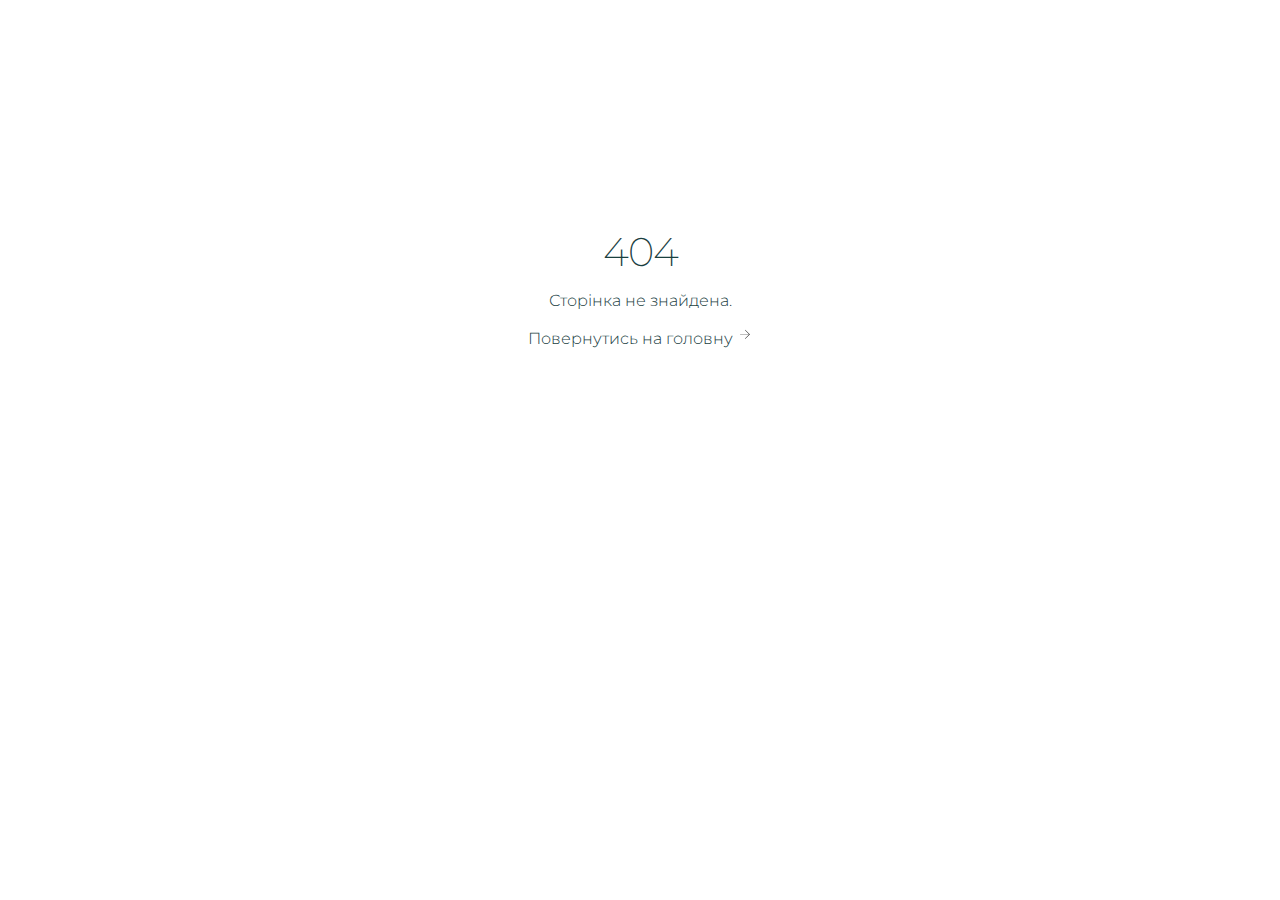
<file: 404-page.html>
<html lang="uk">
  <head>
    <meta charset="UTF-8" />
    <meta name="viewport" content="width=device-width, initial-scale=1.0" />
    <title>Сторінка не знайдена - 404</title>
    <link rel="icon" type="image/x-icon" href="./images/icons/favicon.ico" />
    <link rel="preconnect" href="https://fonts.googleapis.com" />
    <link rel="preconnect" href="https://fonts.gstatic.com" crossorigin />
    <link
      href="https://fonts.googleapis.com/css2?family=Montserrat:ital,wght@0,100..900;1,100..900&display=swap"
      rel="stylesheet"
    />
    <link
      rel="stylesheet"
      href="https://cdnjs.cloudflare.com/ajax/libs/modern-normalize/1.1.0/modern-normalize.min.css"
      integrity="sha512-wpPYUAdjBVSE4KJnH1VR1HeZfpl1ub8YT/NKx4PuQ5NmX2tKuGu6U/JRp5y+Y8XG2tV+wKQpNHVUX03MfMFn9Q=="
      crossorigin="anonymous"
      referrerpolicy="no-referrer"
    />
    <link rel="stylesheet" href="./css/styles.css" />
  </head>
  <body>
    <section class="section error-section">
      <div class="container error-container">
        <div class="error-content-wrapper">
          <h1 class="section-title">404</h1>
          <p class="section-text">Сторінка не знайдена.</p>
          <a href="./index.html" class="link"
            >Повернутись на головну
            <svg class="button-decor-icon" width="16" height="16">
              <use href="./images/icons/icons.svg#icon-right"></use>
            </svg>
          </a>
        </div>
      </div>
    </section>
  </body>
</html>
</file>
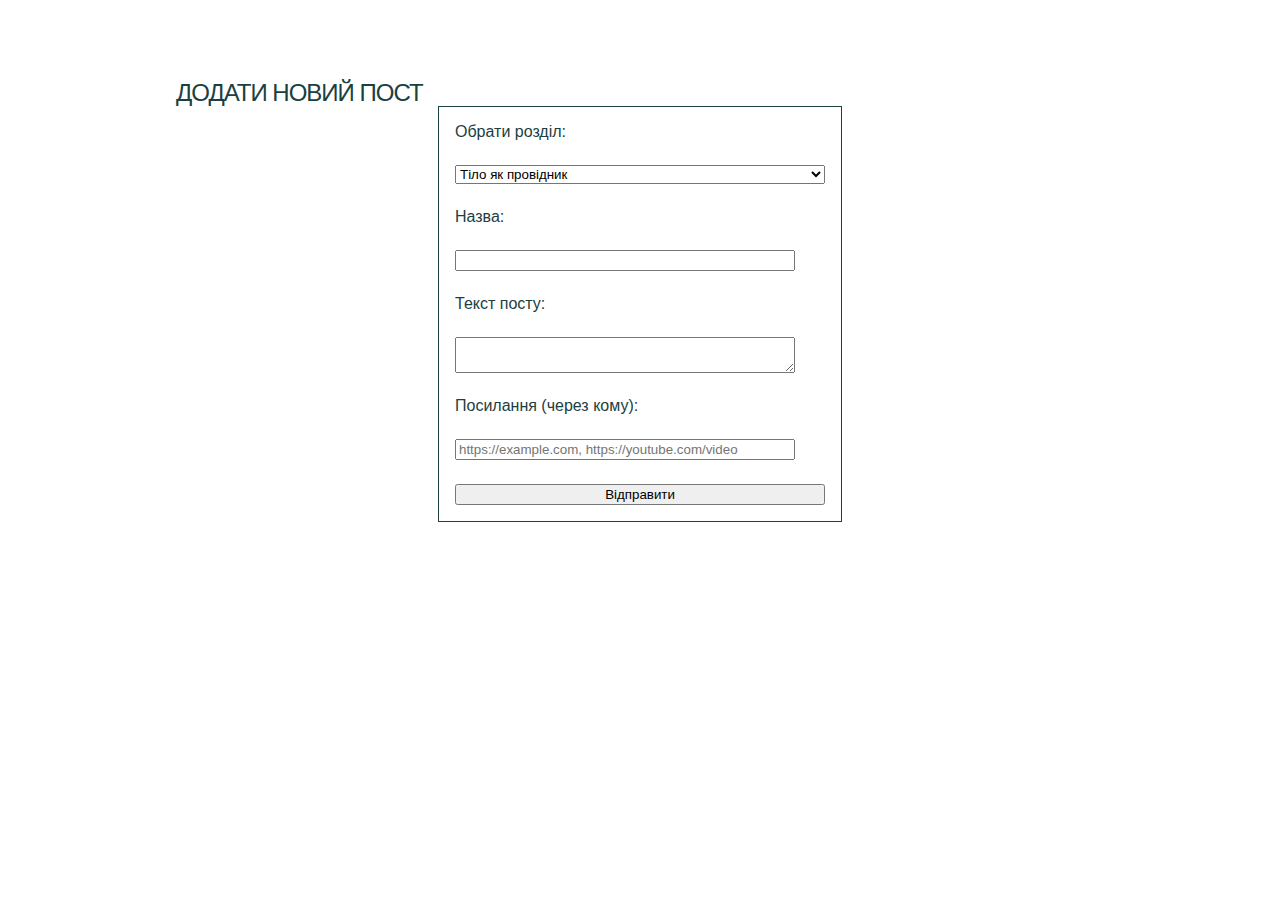
<file: blog-post-generator.html>
<html lang="uk">
  <head>
    <meta charset="UTF-8" />
    <meta name="viewport" content="width=device-width, initial-scale=1.0" />
    <title>Altum Mare - Блог-пост-генератор</title>
    <link rel="stylesheet" href="./css/styles.css" />
    <link rel="stylesheet" href="./css/post-generator.css" />
  </head>
  <body>
    <main>
      <section class="section form-section">
        <div class="container form-container">

          <h2 class="section-subtitle">Додати новий пост</h2>

          <form id="postForm" class="form-generator">

            <label for="category" class="title">Обрати розділ:</label>
            
            <select id="category" name="category">
              <option value="dreams-blog">Сновидіння</option>
              <option value="art-blog">Образи в мистецтві</option>
              <option value="body-blog" selected>Тіло як провідник</option>
              <option value="astro-blog">Астро-Навігація</option>
              <option value="reading-blog">Читальня</option>
            </select>

            <label for="title" class="title">Назва:</label>
            <input
              type="text"
              id="title"
              name="title"
              required
              class="form-input"
            />
            

            <label for="description" class="title">Текст посту:</label>
            <textarea
              id="description"
              name="description"
              required
              class="form-input"
            ></textarea
            >

            <label for="links" class="title">Посилання (через кому):</label>
            <input
              type="text"
              id="links"
              name="links"
              placeholder="https://example.com, https://youtube.com/video"
              class="form-input"/>

            <button type="submit">Відправити</button>
          </form>

          <p id="responseMessage"></p>
        </div>
      </section>
    </main>
    <script type="module" src="./js/post-creator.js"></script>
  </body>
</html>
</file>
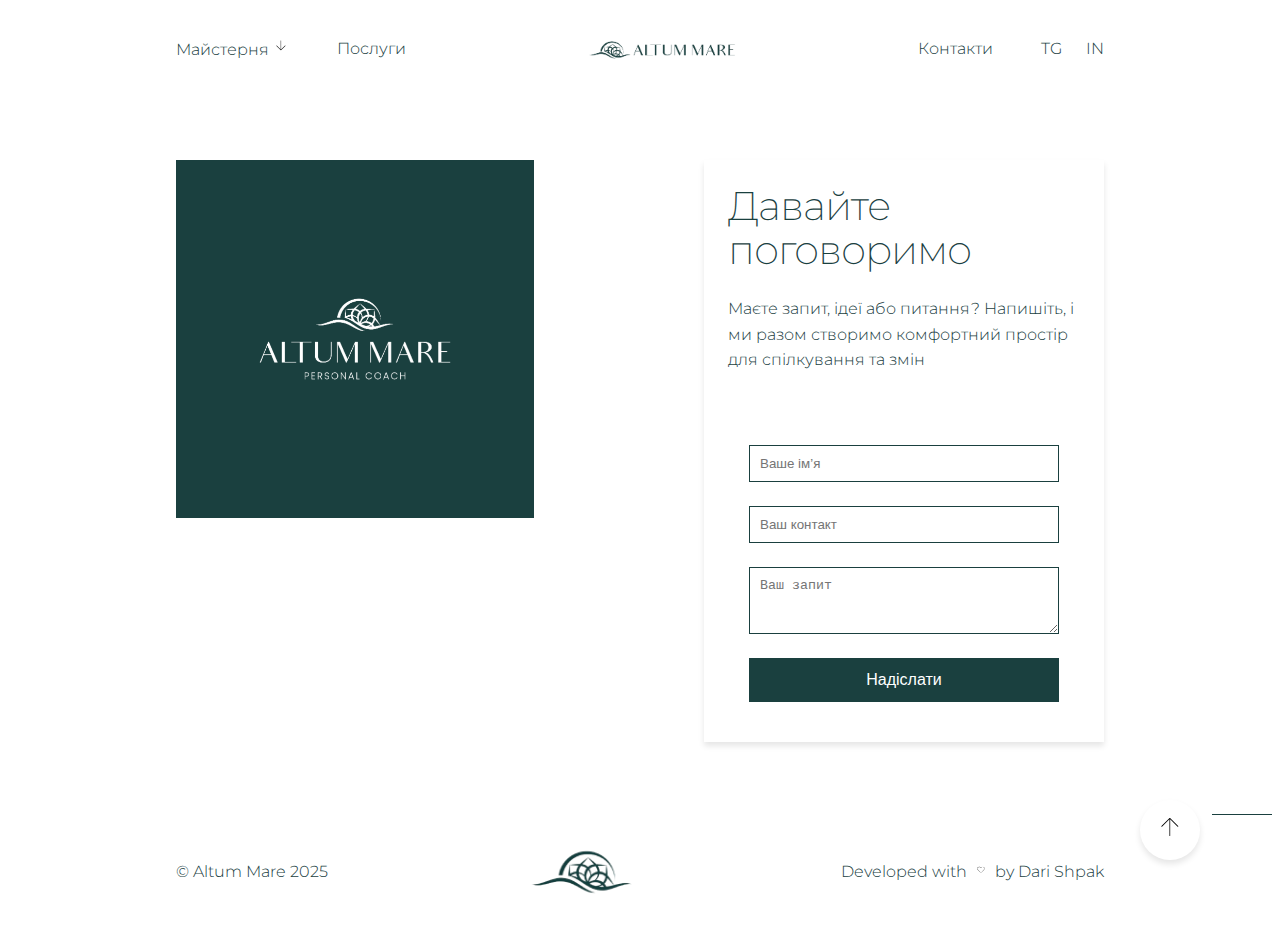
<file: contacts.html>
<html lang="uk">
  <head>
    <meta charset="UTF-8" />
    <meta name="viewport" content="width=device-width, initial-scale=1.0" />
    <title>Altum Mare - Контакти</title>
    <link rel="icon" type="image/x-icon" href="./images/icons/favicon.ico" />
    <link rel="preconnect" href="https://fonts.googleapis.com" />
    <link rel="preconnect" href="https://fonts.gstatic.com" crossorigin />
    <link
      href="https://fonts.googleapis.com/css2?family=Montserrat:ital,wght@0,100..900;1,100..900&display=swap"
      rel="stylesheet"
    />
    <link
      rel="stylesheet"
      href="https://cdnjs.cloudflare.com/ajax/libs/modern-normalize/1.1.0/modern-normalize.min.css"
      integrity="sha512-wpPYUAdjBVSE4KJnH1VR1HeZfpl1ub8YT/NKx4PuQ5NmX2tKuGu6U/JRp5y+Y8XG2tV+wKQpNHVUX03MfMFn9Q=="
      crossorigin="anonymous"
      referrerpolicy="no-referrer"
    />
    <link rel="stylesheet" href="./css/styles.css" />
    <link rel="stylesheet" href="./css/contacts.css" />
  </head>
  <body>
    <button id="scroll-to-top" class="scroll-to-top-btn home-page-scroll-btn">
      <svg class="scroll-up-icon" width="30" height="30">
        <use href="./images/icons/icons.svg#icon-up"></use>
      </svg>
    </button>
    <header class="header">
      <div class="container header-container">
        <nav class="header-nav">
          <ul class="header-nav-list list">
            <li class="header-nav-list-item dropdown">
              <a href="#" class="dropbtn link"
                >Майстерня
                <svg class="button-decor-icon" width="16" height="16">
                  <use href="./images/icons/icons.svg#icon-down"></use>
                </svg>
              </a>
              <ul class="dropdown-menu">
                <li>
                  <a href="./dreams-blog.html" class="link">Сновидіння</a>
                </li>
                <li>
                  <a href="./art-blog.html" class="link">Образи в мистецтві</a>
                </li>
                <li>
                  <a href="./body-blog.html" class="link">Тіло як провідник</a>
                </li>
                <li>
                  <a href="./astro-blog.html" class="link">Астро-Навігація</a>
                </li>
                <li><a href="./reading-blog.html" class="link">Читальня</a></li>
              </ul>
            </li>
            <li class="header-nav-list-item">
              <a href="./services.html" class="link">Послуги</a>
            </li>
          </ul>
        </nav>
        <div class="header-logo-wrap">
          <a href="./index.html">
            <img
              src="./images/logo/logo-header.png"
              alt="логотип компанії"
              width="180"
            />
          </a>
        </div>
        <nav class="header-nav">
          <ul class="header-nav-list list">
            <li class="header-nav-list-item">
              <a href="./contacts.html" class="link">Контакти</a>
            </li>
            <li class="header-nav-list-item">
              <ul class="socials list">
                <li class="socials-item">
                  <a
                    href="https://t.me/snovydinnyapro"
                    class="link"
                    target="_blank"
                    rel="no-opener no-referrer no-follow noopener norefferrer nofollow"
                    aria-label="telegram"
                    >TG</a
                  >
                </li>
                <li class="socials-item">
                  <a href="" class="link">IN</a>
                </li>
              </ul>
            </li>
          </ul>
        </nav>
        <button class="mob-menu-btn" type="button" aria-label="Відкрити меню">
          <svg class="mob-menu-icon" id="menu-icon" width="35" height="35">
            <use
              href="./images/icons/icons.svg#icon-burger"
              class="icon-burger"
              id="icon-burger"
            ></use>
            <use
              href="./images/icons/icons.svg#icon-close"
              class="icon-close hidden"
              id="icon-close"
            ></use>
          </svg>
        </button>
        <!-- Мобільне меню -->
        <nav class="mob-menu" id="mob-menu">
          <ul class="mob-menu-list">
            <li class="mob-menu-list-item">
              <a href="./dreams-blog.html" class="mob-menu-link link"
                >Сновидіння</a
              >
            </li>
            <li class="mob-menu-list-item">
              <a href="./art-blog.html" class="mob-menu-link link"
                >Образи в мистецтві</a
              >
            </li>
            <li class="mob-menu-list-item">
              <a href="./body-blog.html" class="mob-menu-link link"
                >Тіло як провідник</a
              >
            </li>
            <li class="mob-menu-list-item">
              <a href="./astro-blog.html" class="mob-menu-link link"
                >Астро-Навігація</a
              >
            </li>
            <li class="mob-menu-list-item">
              <a href="./reading-blog.html" class="mob-menu-link link"
                >Читальня</a
              >
            </li>
            <li class="mob-menu-list-item">
              <a href="./services.html" class="mob-menu-link link">Послуги</a>
            </li>
            <li class="mob-menu-list-item">
              <a href="./contacts.html" class="mob-menu-link link">Контакти</a>
            </li>
            <li class="mob-menu-list-item">
              <ul class="socials list">
                <li class="socials-item">
                  <a
                    href="https://t.me/snovydinnyapro"
                    class="link"
                    target="_blank"
                    rel="no-opener no-referrer no-follow noopener norefferrer nofollow"
                    aria-label="telegram"
                    >TG</a
                  >
                </li>
                <li class="socials-item">
                  <a href="" class="link">IN</a>
                </li>
              </ul>
            </li>
          </ul>
        </nav>
      </div>
    </header>
    <main>
      <section class="section contacts-page-section">
        <div class="container contacts-page-container">
          <div class="section-img-wrap">
            <img src="./images/logo/contacts.png" width="310" alt="" />
          </div>
          <div class="form-container">
            <div class="section-text-content">
              <h1 class="section-title">Давайте поговоримо</h1>
              <p class="section-text">
                Маєте запит, ідеї або питання? Напишіть, і ми разом створимо
                комфортний простір для спілкування та змін
              </p>
            </div>
            <form action="" class="contact-form">
              <input
                type="text"
                name="name"
                placeholder="Ваше імʼя"
                class="form-input"
              />
              <input
                type="text"
                name="contact"
                placeholder="Ваш контакт"
                class="form-input"
              />

              <textarea
                name="message"
                rows="3"
                class="form-input"
                placeholder="Ваш запит"
              ></textarea>
              <button type="submit" class="form-button">Надіслати</button>
            </form>
          </div>
        </div>
      </section>
      <div class="decor-line"></div>
    </main>
    <footer class="footer">
      <div class="container footer-container">
        <p class="footer-text">&copy; Altum Mare 2025</p>
        <div class="footer-logo-wrap">
          <a href="./index.html"
            ><img src="./images/logo/logo-footer.png" alt="" width="120"
          /></a>
        </div>
        <p class="footer-text">
          Developed with
          <svg class="heart-icon" width="20" height="12">
            <use href="./images/icons/icons.svg#icon-heart"></use>
          </svg>
          by Dari Shpak
        </p>
      </div>
    </footer>
    <script type="module" src="./js/mob-menu.js"></script>
  </body>
</html>
</file>
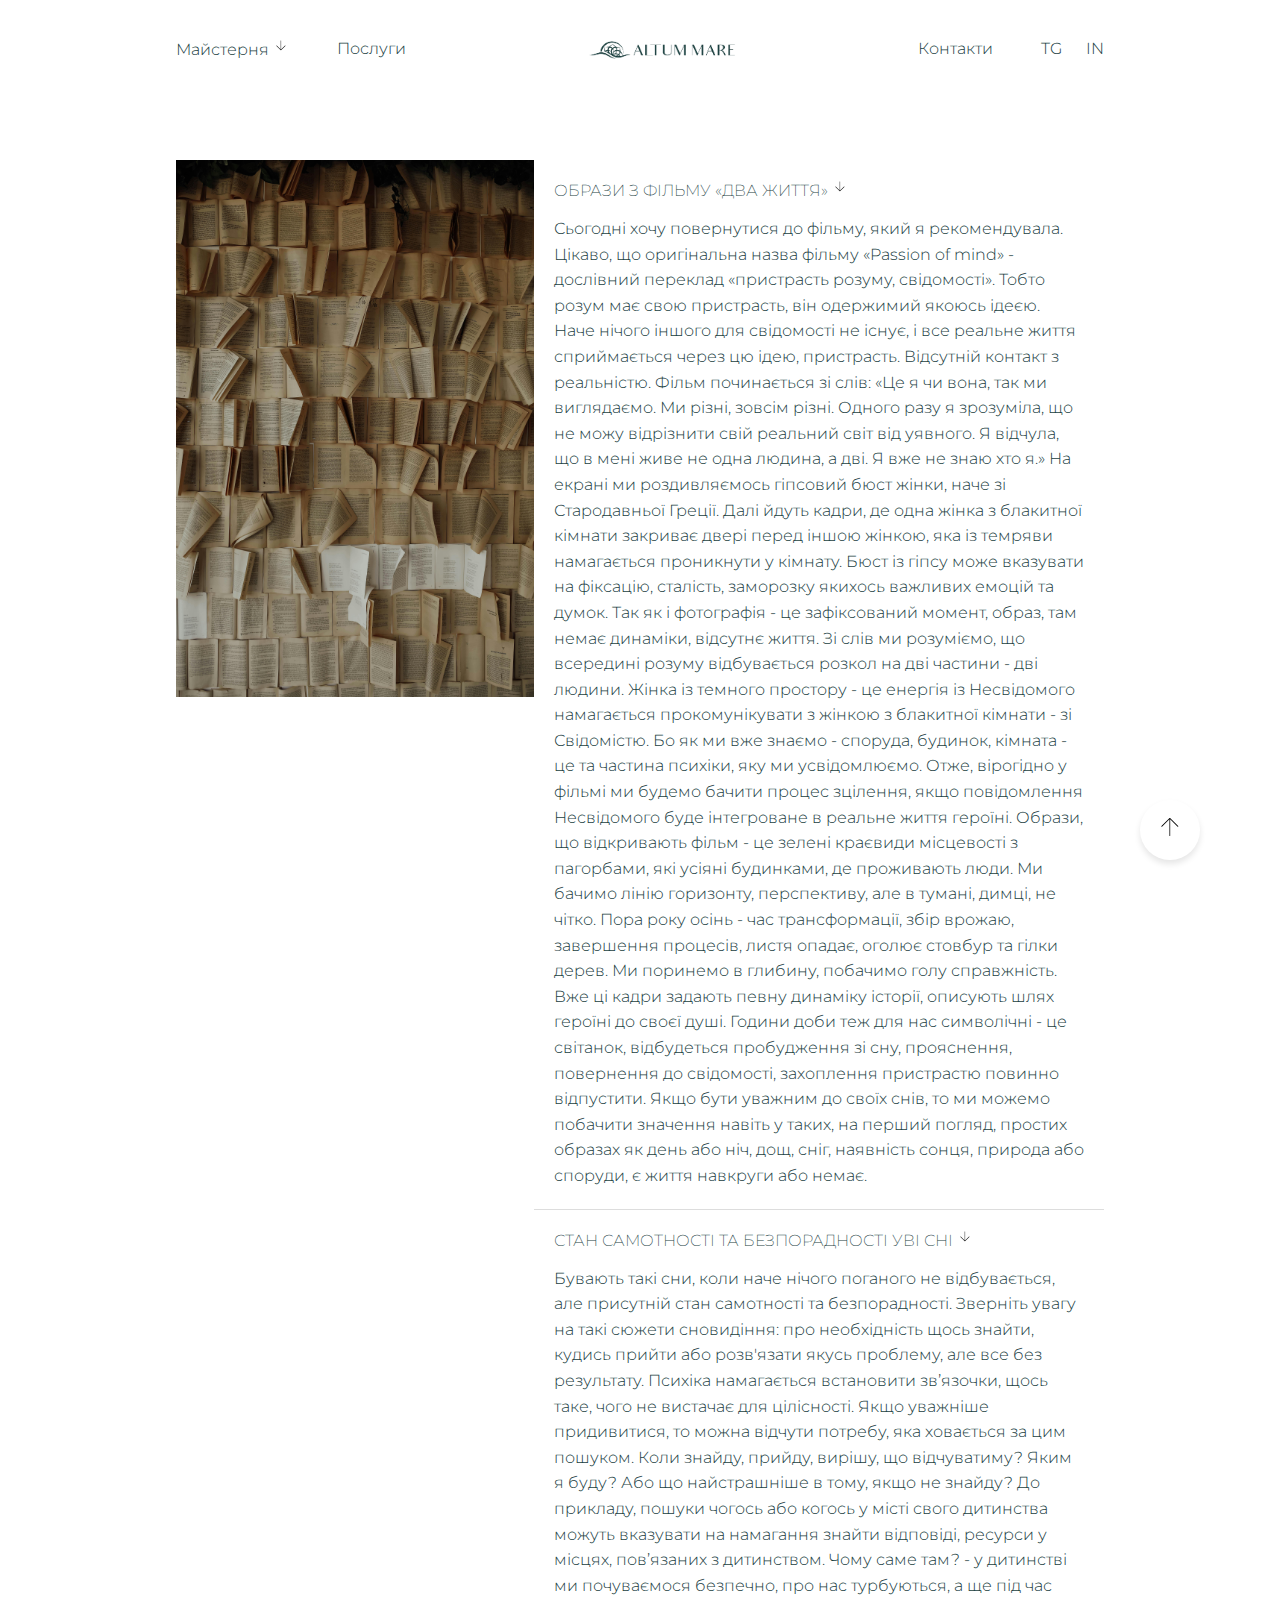
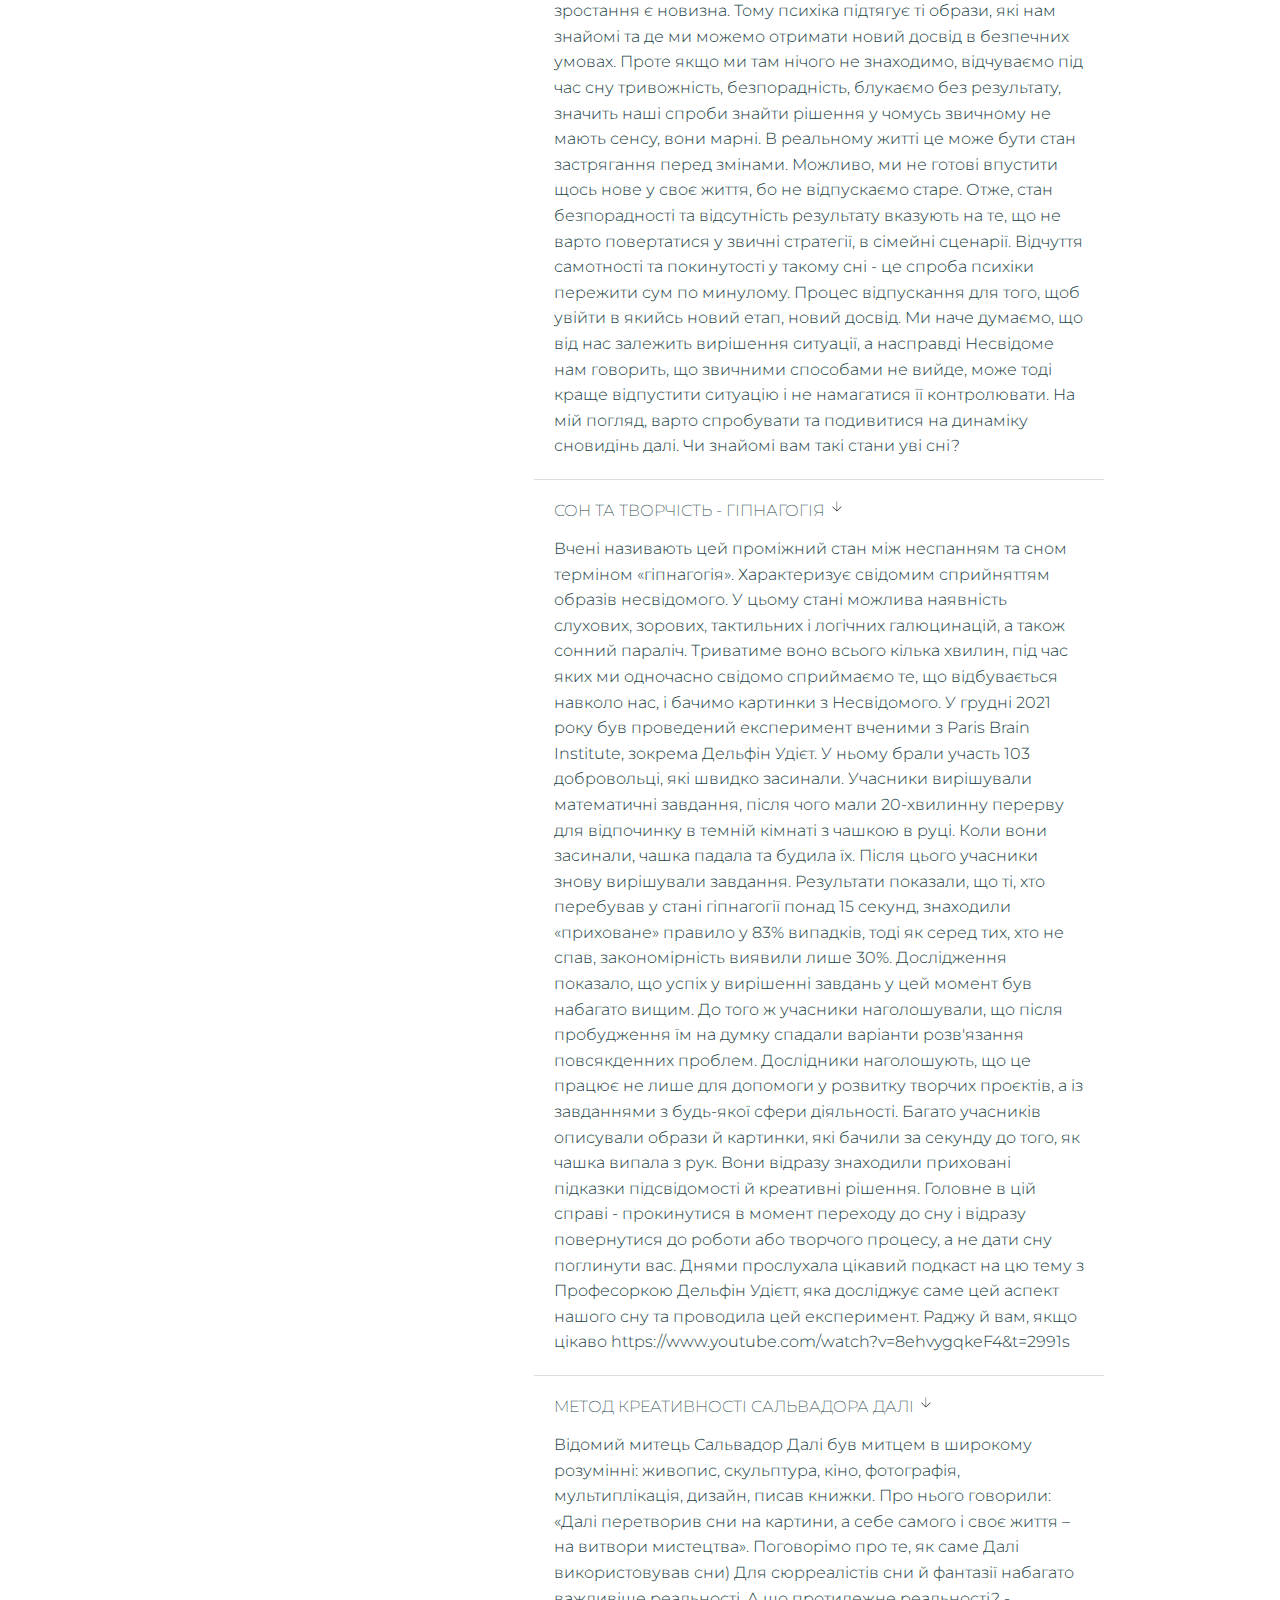
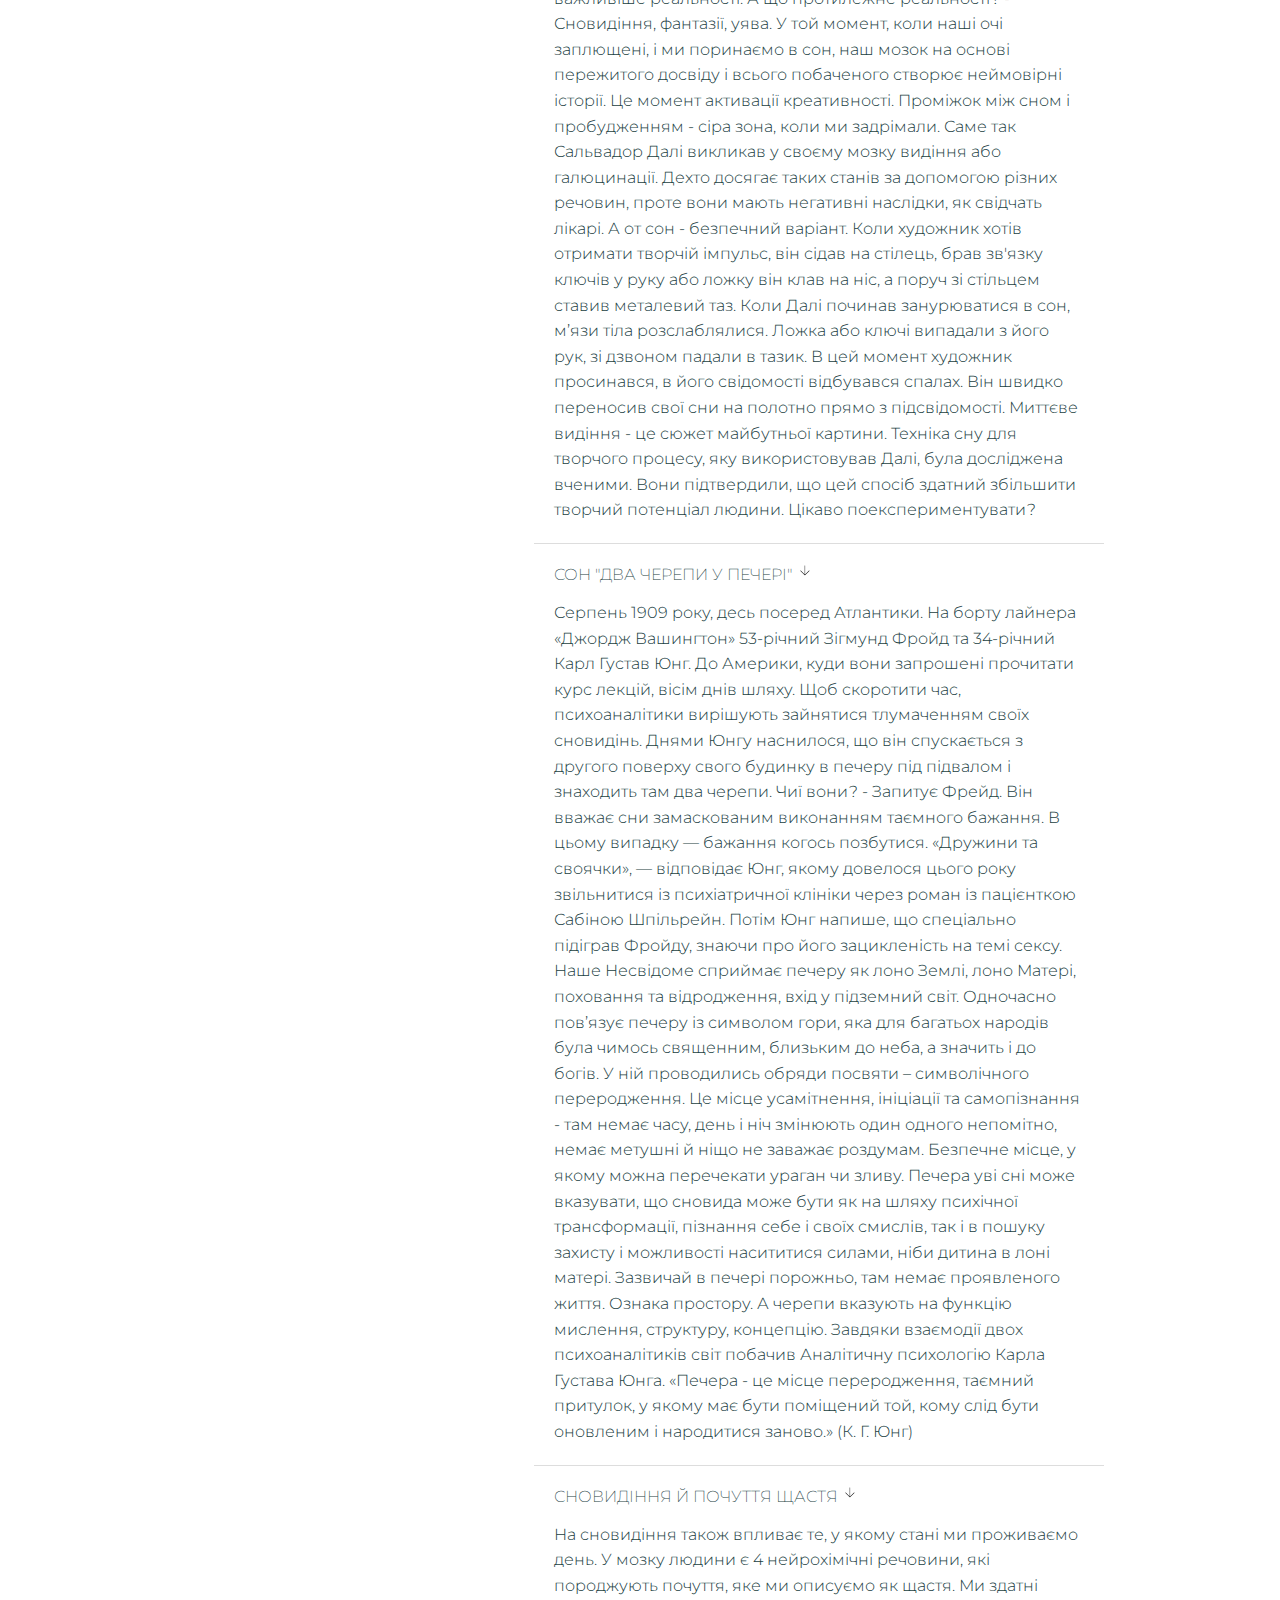
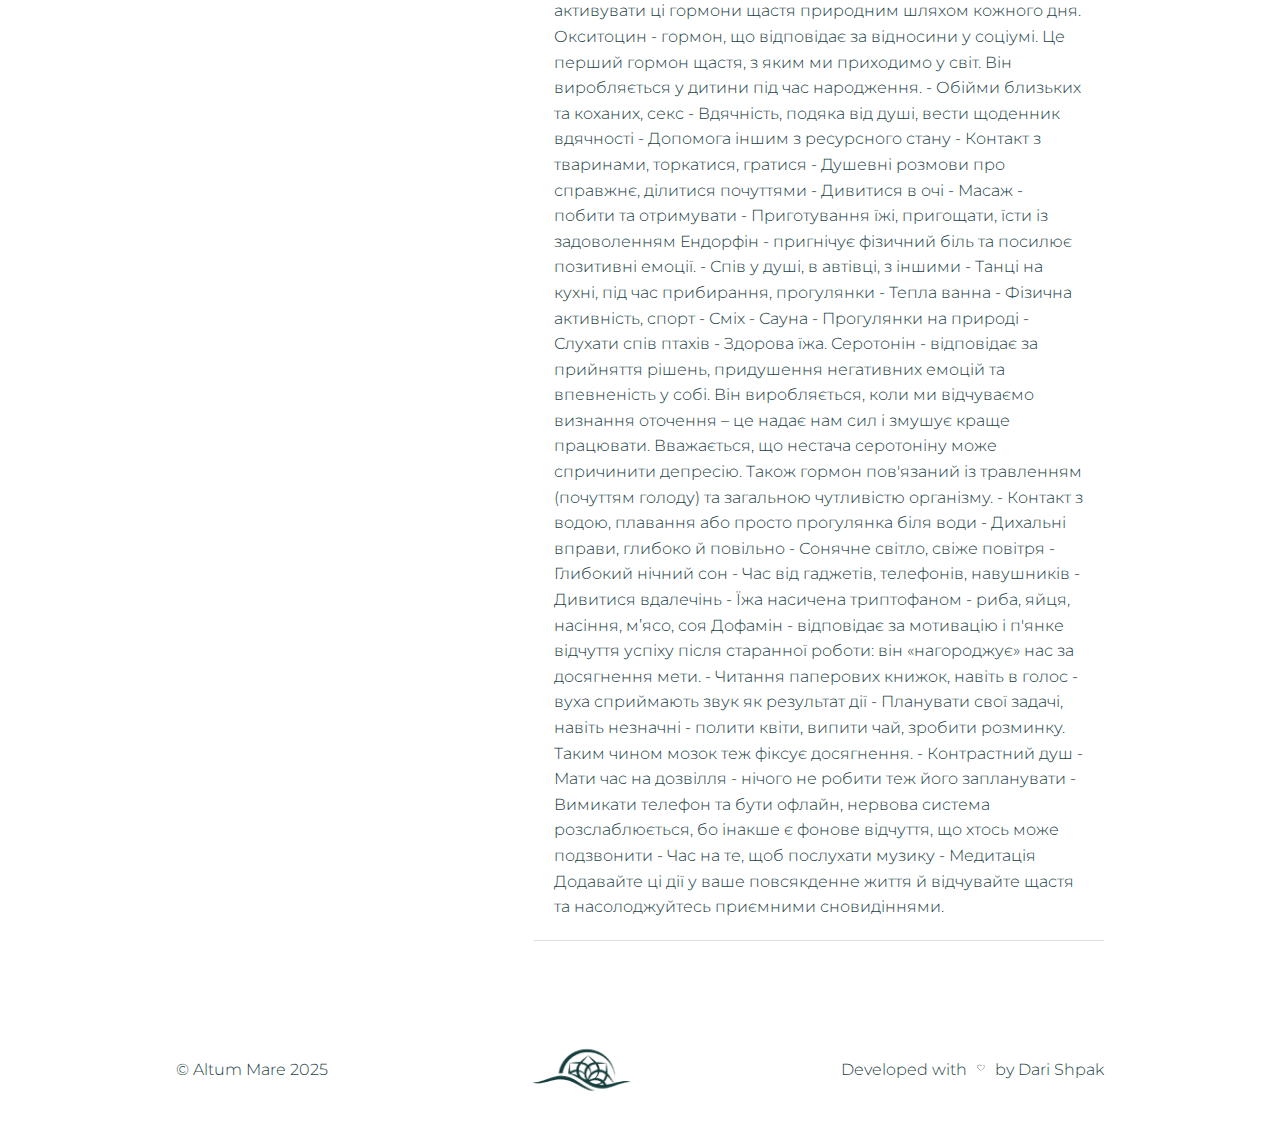
<file: reading-blog.html>
<html lang="uk">
  <head>
    <meta charset="UTF-8" />
    <meta name="viewport" content="width=device-width, initial-scale=1.0" />
    <title>Altum Mare - Читальня</title>
    <link rel="icon" type="image/x-icon" href="./images/icons/favicon.ico" />
    <link rel="preconnect" href="https://fonts.googleapis.com" />
    <link rel="preconnect" href="https://fonts.gstatic.com" crossorigin />
    <link
      href="https://fonts.googleapis.com/css2?family=Montserrat:ital,wght@0,100..900;1,100..900&display=swap"
      rel="stylesheet"
    />
    <link
      rel="stylesheet"
      href="https://cdnjs.cloudflare.com/ajax/libs/modern-normalize/1.1.0/modern-normalize.min.css"
      integrity="sha512-wpPYUAdjBVSE4KJnH1VR1HeZfpl1ub8YT/NKx4PuQ5NmX2tKuGu6U/JRp5y+Y8XG2tV+wKQpNHVUX03MfMFn9Q=="
      crossorigin="anonymous"
      referrerpolicy="no-referrer"
    />
    <link rel="stylesheet" href="./css/styles.css" />
    <link rel="stylesheet" href="./css/blog-page.css" />
  </head>
  <body>
    <button id="scroll-to-top" class="scroll-to-top-btn home-page-scroll-btn">
      <svg class="scroll-up-icon" width="30" height="30">
        <use href="./images/icons/icons.svg#icon-up"></use>
      </svg>
    </button>
    <header class="header">
      <div class="container header-container">
        <nav class="header-nav">
          <ul class="header-nav-list list">
            <li class="header-nav-list-item dropdown">
              <a href="#" class="dropbtn link"
                >Майстерня
                <svg class="button-decor-icon" width="16" height="16">
                  <use href="./images/icons/icons.svg#icon-down"></use>
                </svg>
              </a>
              <ul class="dropdown-menu">
                <li>
                  <a href="./dreams-blog.html" class="link">Сновидіння</a>
                </li>
                <li>
                  <a href="./art-blog.html" class="link">Образи в мистецтві</a>
                </li>
                <li>
                  <a href="./body-blog.html" class="link">Тіло як провідник</a>
                </li>
                <li>
                  <a href="./astro-blog.html" class="link">Астро-Навігація</a>
                </li>
                <li><a href="./reading-blog.html" class="link">Читальня</a></li>
              </ul>
            </li>
            <li class="header-nav-list-item">
              <a href="./services.html" class="link">Послуги</a>
            </li>
          </ul>
        </nav>
        <div class="header-logo-wrap">
          <a href="./index.html">
            <img
              src="./images/logo/logo-header.png"
              alt="логотип компанії"
              width="180"
            />
          </a>
        </div>
        <nav class="header-nav">
          <ul class="header-nav-list list">
            <li class="header-nav-list-item">
              <a href="./contacts.html" class="link">Контакти</a>
            </li>
            <li class="header-nav-list-item">
              <ul class="socials list">
                <li class="socials-item">
                  <a
                    href="https://t.me/snovydinnyapro"
                    class="link"
                    target="_blank"
                    rel="no-opener no-referrer no-follow noopener norefferrer nofollow"
                    aria-label="telegram"
                    >TG</a
                  >
                </li>
                <li class="socials-item">
                  <a href="" class="link">IN</a>
                </li>
              </ul>
            </li>
          </ul>
        </nav>
        <button class="mob-menu-btn" type="button" aria-label="Відкрити меню">
          <svg class="mob-menu-icon" id="menu-icon" width="35" height="35">
            <use
              href="./images/icons/icons.svg#icon-burger"
              class="icon-burger"
              id="icon-burger"
            ></use>
            <use
              href="./images/icons/icons.svg#icon-close"
              class="icon-close hidden"
              id="icon-close"
            ></use>
          </svg>
        </button>
        <!-- Мобільне меню -->
        <nav class="mob-menu" id="mob-menu">
          <ul class="mob-menu-list">
            <li class="mob-menu-list-item">
              <a href="./dreams-blog.html" class="mob-menu-link link"
                >Сновидіння</a
              >
            </li>
            <li class="mob-menu-list-item">
              <a href="./art-blog.html" class="mob-menu-link link"
                >Образи в мистецтві</a
              >
            </li>
            <li class="mob-menu-list-item">
              <a href="./body-blog.html" class="mob-menu-link link"
                >Тіло як провідник</a
              >
            </li>
            <li class="mob-menu-list-item">
              <a href="./astro-blog.html" class="mob-menu-link link"
                >Астро-Навігація</a
              >
            </li>
            <li class="mob-menu-list-item">
              <a href="./reading-blog.html" class="mob-menu-link link"
                >Читальня</a
              >
            </li>
            <li class="mob-menu-list-item">
              <a href="./services.html" class="mob-menu-link link">Послуги</a>
            </li>
            <li class="mob-menu-list-item">
              <a href="./contacts.html" class="mob-menu-link link">Контакти</a>
            </li>
            <li class="mob-menu-list-item">
              <ul class="socials list">
                <li class="socials-item">
                  <a
                    href="https://t.me/snovydinnyapro"
                    class="link"
                    target="_blank"
                    rel="no-opener no-referrer no-follow noopener norefferrer nofollow"
                    aria-label="telegram"
                    >TG</a
                  >
                </li>
                <li class="socials-item">
                  <a href="" class="link">IN</a>
                </li>
              </ul>
            </li>
          </ul>
        </nav>
      </div>
    </header>
    <main>
      <section class="section blog-page-section">
        <div class="container blog-page-container">
          <div class="section-img-wrap">
            <img
              src="./images/img/reading-page-img.jpg"
              alt="Візерунок з розкритих книг"
              width="310"
            />
          </div>
          <div class="articles-wrap">
            <article class="article">
              <h3 class="article-title">
                Образи з фільму «Два Життя»
                <svg class="button-decor-icon" width="16" height="16">
                  <use href="./images/icons/icons.svg#icon-down"></use>
                </svg>
              </h3>
              <div class="article-content">
                <p class="section-text">
                  Сьогодні хочу повернутися до фільму, який я рекомендувала.
                  Цікаво, що оригінальна назва фільму «Passion of mind» -
                  дослівний переклад «пристрасть розуму, свідомості». Тобто
                  розум має свою пристрасть, він одержимий якоюсь ідеєю. Наче
                  нічого іншого для свідомості не існує, і все реальне життя
                  сприймається через цю ідею, пристрасть. Відсутній контакт з
                  реальністю. Фільм починається зі слів: «Це я чи вона, так ми
                  виглядаємо. Ми різні, зовсім різні. Одного разу я зрозуміла,
                  що не можу відрізнити свій реальний світ від уявного. Я
                  відчула, що в мені живе не одна людина, а дві. Я вже не знаю
                  хто я.» На екрані ми роздивляємось гіпсовий бюст жінки, наче
                  зі Стародавньої Греції. Далі йдуть кадри, де одна жінка з
                  блакитної кімнати закриває двері перед іншою жінкою, яка із
                  темряви намагається проникнути у кімнату. Бюст із гіпсу може
                  вказувати на фіксацію, сталість, заморозку якихось важливих
                  емоцій та думок. Так як і фотографія - це зафіксований момент,
                  образ, там немає динаміки, відсутнє життя. Зі слів ми
                  розуміємо, що всередині розуму відбувається розкол на дві
                  частини - дві людини. Жінка із темного простору - це енергія
                  із Несвідомого намагається прокомунікувати з жінкою з
                  блакитної кімнати - зі Свідомістю. Бо як ми вже знаємо -
                  споруда, будинок, кімната - це та частина психіки, яку ми
                  усвідомлюємо. Отже, вірогідно у фільмі ми будемо бачити процес
                  зцілення, якщо повідомлення Несвідомого буде інтегроване в
                  реальне життя героїні. Образи, що відкривають фільм - це
                  зелені краєвиди місцевості з пагорбами, які усіяні будинками,
                  де проживають люди. Ми бачимо лінію горизонту, перспективу,
                  але в тумані, димці, не чітко. Пора року осінь - час
                  трансформації, збір врожаю, завершення процесів, листя опадає,
                  оголює стовбур та гілки дерев. Ми поринемо в глибину, побачимо
                  голу справжність. Вже ці кадри задають певну динаміку історії,
                  описують шлях героїні до своєї душі. Години доби теж для нас
                  символічні - це світанок, відбудеться пробудження зі сну,
                  прояснення, повернення до свідомості, захоплення пристрастю
                  повинно відпустити. Якщо бути уважним до своїх снів, то ми
                  можемо побачити значення навіть у таких, на перший погляд,
                  простих образах як день або ніч, дощ, сніг, наявність сонця,
                  природа або споруди, є життя навкруги або немає.
                </p>
              </div>
            </article>
            <article class="article">
              <h3 class="article-title">
                Стан самотності та безпорадності уві сні
                <svg class="button-decor-icon" width="16" height="16">
                  <use href="./images/icons/icons.svg#icon-down"></use>
                </svg>
              </h3>
              <div class="article-content">
                <p class="section-text">
                  Бувають такі сни, коли наче нічого поганого не відбувається,
                  але присутній стан самотності та безпорадності. Зверніть увагу
                  на такі сюжети сновидіння: про необхідність щось знайти,
                  кудись прийти або розв'язати якусь проблему, але все без
                  результату. Психіка намагається встановити звʼязочки, щось
                  таке, чого не вистачає для цілісності. Якщо уважніше
                  придивитися, то можна відчути потребу, яка ховається за цим
                  пошуком. Коли знайду, прийду, вирішу, що відчуватиму? Яким я
                  буду? Або що найстрашніше в тому, якщо не знайду? До прикладу,
                  пошуки чогось або когось у місті свого дитинства можуть
                  вказувати на намагання знайти відповіді, ресурси у місцях,
                  пов’язаних з дитинством. Чому саме там? - у дитинстві ми
                  почуваємося безпечно, про нас турбуються, а ще під час
                  зростання є новизна. Тому психіка підтягує ті образи, які нам
                  знайомі та де ми можемо отримати новий досвід в безпечних
                  умовах. Проте якщо ми там нічого не знаходимо, відчуваємо під
                  час сну тривожність, безпорадність, блукаємо без результату,
                  значить наші спроби знайти рішення у чомусь звичному не мають
                  сенсу, вони марні. В реальному житті це може бути стан
                  застрягання перед змінами. Можливо, ми не готові впустити щось
                  нове у своє життя, бо не відпускаємо старе. Отже, стан
                  безпорадності та відсутність результату вказують на те, що не
                  варто повертатися у звичні стратегії, в сімейні сценарії.
                  Відчуття самотності та покинутості у такому сні - це спроба
                  психіки пережити сум по минулому. Процес відпускання для того,
                  щоб увійти в якийсь новий етап, новий досвід. Ми наче думаємо,
                  що від нас залежить вирішення ситуації, а насправді Несвідоме
                  нам говорить, що звичними способами не вийде, може тоді краще
                  відпустити ситуацію і не намагатися її контролювати. На мій
                  погляд, варто спробувати та подивитися на динаміку сновидінь
                  далі. Чи знайомі вам такі стани уві сні?
                </p>
              </div>
            </article>
            <article class="article">
              <h3 class="article-title">
                Сон та творчість - Гіпнагогія
                <svg class="button-decor-icon" width="16" height="16">
                  <use href="./images/icons/icons.svg#icon-down"></use>
                </svg>
              </h3>
              <div class="article-content">
                <p class="section-text">
                  Вчені називають цей проміжний стан між неспанням та сном
                  терміном «гіпнагогія». Характеризує свідомим сприйняттям
                  образів несвідомого. У цьому стані можлива наявність слухових,
                  зорових, тактильних і логічних галюцинацій, а також сонний
                  параліч. Триватиме воно всього кілька хвилин, під час яких ми
                  одночасно свідомо сприймаємо те, що відбувається навколо нас,
                  і бачимо картинки з Несвідомого. У грудні 2021 року був
                  проведений експеримент вченими з Paris Brain Institute,
                  зокрема Дельфін Удієт. У ньому брали участь 103 добровольці,
                  які швидко засинали. Учасники вирішували математичні завдання,
                  після чого мали 20-хвилинну перерву для відпочинку в темній
                  кімнаті з чашкою в руці. Коли вони засинали, чашка падала та
                  будила їх. Після цього учасники знову вирішували завдання.
                  Результати показали, що ті, хто перебував у стані гіпнагогії
                  понад 15 секунд, знаходили «приховане» правило у 83% випадків,
                  тоді як серед тих, хто не спав, закономірність виявили лише
                  30%. Дослідження показало, що успіх у вирішенні завдань у цей
                  момент був набагато вищим. До того ж учасники наголошували, що
                  після пробудження їм на думку спадали варіанти розв'язання
                  повсякденних проблем. Дослідники наголошують, що це працює не
                  лише для допомоги у розвитку творчих проєктів, а із завданнями
                  з будь-якої сфери діяльності. Багато учасників описували
                  образи й картинки, які бачили за секунду до того, як чашка
                  випала з рук. Вони відразу знаходили приховані підказки
                  підсвідомості й креативні рішення. Головне в цій справі -
                  прокинутися в момент переходу до сну і відразу повернутися до
                  роботи або творчого процесу, а не дати сну поглинути вас.
                  Днями прослухала цікавий подкаст на цю тему з Професоркою
                  Дельфін Удієтт, яка досліджує саме цей аспект нашого сну та
                  проводила цей експеримент. Раджу й вам, якщо цікаво
                  https://www.youtube.com/watch?v=8ehvygqkeF4&t=2991s
                </p>
              </div>
            </article>
            <article class="article">
              <h3 class="article-title">
                Метод креативності Сальвадора Далі
                <svg class="button-decor-icon" width="16" height="16">
                  <use href="./images/icons/icons.svg#icon-down"></use>
                </svg>
              </h3>
              <div class="article-content">
                <p class="section-text">
                  Відомий митець Сальвадор Далі був митцем в широкому розумінні:
                  живопис, скульптура, кіно, фотографія, мультиплікація, дизайн,
                  писав книжки. Про нього говорили: «Далі перетворив сни на
                  картини, а себе самого і своє життя – на витвори мистецтва».
                  Поговорімо про те, як саме Далі використовував сни) Для
                  сюрреалістів сни й фантазії набагато важливіше реальності. А
                  що протилежне реальності? - Сновидіння, фантазії, уява. У той
                  момент, коли наші очі заплющені, і ми поринаємо в сон, наш
                  мозок на основі пережитого досвіду і всього побаченого створює
                  неймовірні історії. Це момент активації креативності. Проміжок
                  між сном і пробудженням - сіра зона, коли ми задрімали. Саме
                  так Сальвадор Далі викликав у своєму мозку видіння або
                  галюцинації. Дехто досягає таких станів за допомогою різних
                  речовин, проте вони мають негативні наслідки, як свідчать
                  лікарі. А от сон - безпечний варіант. Коли художник хотів
                  отримати творчій імпульс, він сідав на стілець, брав зв'язку
                  ключів у руку або ложку він клав на ніс, а поруч зі стільцем
                  ставив металевий таз. Коли Далі починав занурюватися в сон,
                  м’язи тіла розслаблялися. Ложка або ключі випадали з його рук,
                  зі дзвоном падали в тазик. В цей момент художник просинався, в
                  його свідомості відбувався спалах. Він швидко переносив свої
                  сни на полотно прямо з підсвідомості. Миттєве видіння - це
                  сюжет майбутньої картини. Техніка сну для творчого процесу,
                  яку використовував Далі, була досліджена вченими. Вони
                  підтвердили, що цей спосіб здатний збільшити творчий потенціал
                  людини. Цікаво поекспериментувати?
                </p>
              </div>
            </article>
            <article class="article">
              <h3 class="article-title">
                СОН "ДВА ЧЕРЕПИ У ПЕЧЕРІ"
                <svg class="button-decor-icon" width="16" height="16">
                  <use href="./images/icons/icons.svg#icon-down"></use>
                </svg>
              </h3>
              <div class="article-content">
                <p class="section-text">
                  Серпень 1909 року, десь посеред Атлантики. На борту лайнера
                  «Джордж Вашингтон» 53-річний Зігмунд Фройд та 34-річний Карл
                  Густав Юнг. До Америки, куди вони запрошені прочитати курс
                  лекцій, вісім днів шляху. Щоб скоротити час, психоаналітики
                  вирішують зайнятися тлумаченням своїх сновидінь. Днями Юнгу
                  наснилося, що він спускається з другого поверху свого будинку
                  в печеру під підвалом і знаходить там два черепи. Чиї вони? -
                  Запитує Фрейд. Він вважає сни замаскованим виконанням таємного
                  бажання. В цьому випадку — бажання когось позбутися. «Дружини
                  та своячки», — відповідає Юнг, якому довелося цього року
                  звільнитися із психіатричної клініки через роман із пацієнткою
                  Сабіною Шпільрейн. Потім Юнг напише, що спеціально підіграв
                  Фройду, знаючи про його зацикленість на темі сексу. Наше
                  Несвідоме сприймає печеру як лоно Землі, лоно Матері,
                  поховання та відродження, вхід у підземний світ. Одночасно
                  пов’язує печеру із символом гори, яка для багатьох народів
                  була чимось священним, близьким до неба, а значить і до богів.
                  У ній проводились обряди посвяти – символічного переродження.
                  Це місце усамітнення, ініціації та самопізнання - там немає
                  часу, день і ніч змінюють один одного непомітно, немає метушні
                  й ніщо не заважає роздумам. Безпечне місце, у якому можна
                  перечекати ураган чи зливу. Печера уві сні може вказувати, що
                  сновида може бути як на шляху психічної трансформації,
                  пізнання себе і своїх смислів, так і в пошуку захисту і
                  можливості насититися силами, ніби дитина в лоні матері.
                  Зазвичай в печері порожньо, там немає проявленого життя.
                  Ознака простору. А черепи вказують на функцію мислення,
                  структуру, концепцію. Завдяки взаємодії двох психоаналітиків
                  світ побачив Аналітичну психологію Карла Густава Юнга. «Печера
                  - це місце переродження, таємний притулок, у якому має бути
                  поміщений той, кому слід бути оновленим і народитися заново.»
                  (К. Г. Юнг)
                </p>
              </div>
            </article>
            <article class="article">
              <h3 class="article-title">
                Сновидіння й почуття щастя
                <svg class="button-decor-icon" width="16" height="16">
                  <use href="./images/icons/icons.svg#icon-down"></use>
                </svg>
              </h3>
              <div class="article-content">
                <p class="section-text">
                  На сновидіння також впливає те, у якому стані ми проживаємо
                  день. У мозку людини є 4 нейрохімічні речовини, які породжують
                  почуття, яке ми описуємо як щастя. Ми здатні активувати ці
                  гормони щастя природним шляхом кожного дня. Окситоцин -
                  гормон, що відповідає за відносини у соціумі. Це перший гормон
                  щастя, з яким ми приходимо у світ. Він виробляється у дитини
                  під час народження. - Обійми близьких та коханих, секс -
                  Вдячність, подяка від душі, вести щоденник вдячності -
                  Допомога іншим з ресурсного стану - Контакт з тваринами,
                  торкатися, гратися - Душевні розмови про справжнє, ділитися
                  почуттями - Дивитися в очі - Масаж - побити та отримувати -
                  Приготування їжі, пригощати, їсти із задоволенням Ендорфін -
                  пригнічує фізичний біль та посилює позитивні емоції. - Спів у
                  душі, в автівці, з іншими - Танці на кухні, під час
                  прибирання, прогулянки - Тепла ванна - Фізична активність,
                  спорт - Сміх - Сауна - Прогулянки на природі - Слухати спів
                  птахів - Здорова їжа. Серотонін - відповідає за прийняття
                  рішень, придушення негативних емоцій та впевненість у собі.
                  Він виробляється, коли ми відчуваємо визнання оточення – це
                  надає нам сил і змушує краще працювати. Вважається, що нестача
                  серотоніну може спричинити депресію. Також гормон пов'язаний
                  із травленням (почуттям голоду) та загальною чутливістю
                  організму. - Контакт з водою, плавання або просто прогулянка
                  біля води - Дихальні вправи, глибоко й повільно - Сонячне
                  світло, свіже повітря - Глибокий нічний сон - Час від
                  гаджетів, телефонів, навушників - Дивитися вдалечінь - Їжа
                  насичена триптофаном - риба, яйця, насіння, м’ясо, соя Дофамін
                  - відповідає за мотивацію і п'янке відчуття успіху після
                  старанної роботи: він «нагороджує» нас за досягнення мети. -
                  Читання паперових книжок, навіть в голос - вуха сприймають
                  звук як результат дії - Планувати свої задачі, навіть незначні
                  - полити квіти, випити чай, зробити розминку. Таким чином
                  мозок теж фіксує досягнення. - Контрастний душ - Мати час на
                  дозвілля - нічого не робити теж його запланувати - Вимикати
                  телефон та бути офлайн, нервова система розслаблюється, бо
                  інакше є фонове відчуття, що хтось може подзвонити - Час на
                  те, щоб послухати музику - Медитація Додавайте ці дії у ваше
                  повсякденне життя й відчувайте щастя та насолоджуйтесь
                  приємними сновидіннями.
                </p>
              </div>
            </article>
          </div>
        </div>
      </section>
    </main>
    <footer class="footer">
      <div class="container footer-container">
        <p class="footer-text">&copy; Altum Mare 2025</p>
        <div class="footer-logo-wrap">
          <a href="./index.html"
            ><img src="./images/logo/logo-footer.png" alt="" width="120"
          /></a>
        </div>
        <p class="footer-text">
          Developed with
          <svg class="heart-icon" width="20" height="12">
            <use href="./images/icons/icons.svg#icon-heart"></use>
          </svg>
          by Dari Shpak
        </p>
      </div>
    </footer>
    <script type="module" src="./js/mob-menu.js"></script>
    <script type="module" src="./js/scroll-to-top.js"></script>
    <script type="module" src="./js/blog-text.js"></script>
  </body>
</html>
</file>
<file: css/styles.css>
/* ================= BASE STYLES ================= */
:root {
  --bg-color: #fff;
  --dark-color: #1a403f;
  --accent-color: #a3c5ba;
}

html {
  scroll-behavior: smooth;
}

body {
  font-family: "Montserrat", sans-serif;
  font-weight: 300;
  background-color: var(--bg-color);
  color: var(--dark-color);
}

button {
  cursor: pointer;
}

h1,
h2,
h3,
h4,
p,
ul,
ol {
  margin-top: 0;
  margin-bottom: 0;
}

ul,
ol {
  padding-left: 0;
}

.link {
  text-decoration: none;
  color: var(--dark-color);
}

.link:visited {
  color: var(--dark-color);
}

img {
  display: block;
  height: auto;
}

.scroll-to-top-btn {
  position: fixed;
  bottom: 20px;
  right: 20px;
  background-color: transparent;
  color: white;
  border: none;
  border-radius: 50%;
  padding: 15px 15px;
  font-size: 18px;
  cursor: pointer;
  box-shadow: 0 4px 6px rgba(0, 0, 0, 0.1);
}

.btn-link {
  display: flex;
  gap: 6px;
  align-items: center;
  font-size: 16px;
  text-transform: uppercase;

  padding-bottom: 12px;
  padding-top: 12px;
  max-width: 270px;
}

/* ================= LAYOUT STYLES ================= */
.section {
  padding-top: 72px;
  padding-bottom: 72px;
  height: auto;
}

.container {
  max-width: 375px;
  margin-left: auto;
  margin-right: auto;
  padding-left: 32px;
  padding-right: 32px;
}

.list {
  list-style: none;
}

.section-title {
  font-size: 32px;
  font-weight: 200;
  line-height: 110%;
  letter-spacing: -1;
}

.section-subtitle {
  font-size: 20px;
  line-height: 110%;
  letter-spacing: -1;
  text-transform: uppercase;
  font-weight: 200;
}

.section-text {
  font-size: 14px;
  font-weight: 300;
  line-height: 160%;
}

.section-text-content {
  display: flex;
  flex-direction: column;
  gap: 24px;
}

.list-title {
  font-size: 14px;
  text-transform: uppercase;
  font-weight: 300;
}

.section-img-wrap {
  max-width: 310px;
}

.decor-line {
  width: 60px;
  height: 1px;
  margin-left: auto;
  background-color: var(--dark-color);
}

/* ================= HEADER STYLES ================= */
.header {
  height: 60px;
  margin-left: auto;
  margin-right: auto;
}

.header-container {
  align-items: center;
  display: flex;
}

.header-nav-list {
  display: none;
}

.header-logo-wrap {
  display: flex;
  justify-content: center;

  padding-top: 16px;
  padding-bottom: 16px;

  margin-left: auto;
}

/* ================= FOOTER STYLES ================= */
.footer {
  padding-top: 24px;
  padding-bottom: 24px;
}

.footer-container {
  display: flex;
  flex-direction: column;
  gap: 12px;
  text-align: center;
}

.footer-logo-wrap {
  margin-left: auto;
  margin-right: auto;
}

.heart-icon {
  animation: beat 0.7s infinite alternate;
  transform-origin: center;
}

@keyframes beat {
  to {
    transform: scale(1.6);
  }
}

/* ================= MOB MENU STYLES ================= */

.mob-menu-btn {
  padding-top: 16px;
  padding-bottom: 8px;
  border: none;
  background-color: transparent;

  min-width: 30px;
  min-height: 30px;

  margin-left: auto;
}

.hidden {
  display: none;
}

.mob-menu {
  top: 100;
  position: absolute;
  right: 20px;
  left: 20px;
  background-color: var(--bg-color);
  color: var(--dark-color);
  width: 90%;
  height: 100%;
  padding: 20px;
  display: none;
  z-index: 999;
}

.mob-menu-list {
  max-width: 190px;
  list-style: none;

  padding: 0;

  display: flex;

  flex-direction: column;
  gap: 32px;
  justify-content: center;
  text-align: center;
  margin-left: auto;
  margin-right: auto;
}

.mob-menu-list-item .socials {
  display: flex;
  font-size: 18px;
  gap: 24px;
  justify-content: center;
}

.mob-menu-link {
  color: var(--dark-color);
  text-decoration: none;
  font-size: 18px;
  display: block;
}

.error-container {
  margin-top: 150px;
  display: flex;
  justify-content: center;
}

.error-content-wrapper {
  display: flex;
  flex-direction: column;
  gap: 14px;
  text-align: center;
  justify-content: center;
}

@media screen and (min-width: 768px) {
  .scroll-to-top-btn {
    bottom: 40px;
    right: 60px;
  }
  .container {
    max-width: 672px;
    padding-left: 48px;
    padding-right: 48px;
  }

  .section-title {
    font-size: 40px;
  }

  .section-subtitle {
    font-size: 24px;
  }

  .section-text {
    font-size: 16px;
  }

  .section-img-wrap > img {
    width: 576px;
    object-fit: cover;
  }

  .header-logo-wrap {
    margin-left: auto;
  }
}

@media screen and (min-width: 1024px) {
  .scroll-to-top-btn {
    bottom: 40px;
    right: 80px;
  }

  .container {
    max-width: 928px;
  }

  .mob-menu-btn {
    display: none;
  }

  .header {
    height: 80px;
  }

  .header-container {
    display: flex;
    justify-content: space-between;
    align-items: center;
  }

  .header-nav-list {
    display: flex;
    gap: 48px;
  }

  .header-logo-wrap {
    margin-right: auto;
  }
  .dropdown {
    position: relative;
  }

  .dropdown-menu {
    position: absolute;
    top: 100%;
    left: 0;
    background: var(--bg-color);
    list-style: none;
    padding: 10px;
    margin: 0;
    display: none;
    min-width: 220px;
    z-index: 999;

    box-shadow: 0 4px 6px rgba(0, 0, 0, 0.1);
  }

  .dropdown:hover .dropdown-menu {
    display: block;
  }

  .dropdown-menu li {
    border-bottom: 1px solid #555;
  }

  .dropdown-menu li a {
    padding: 10px;
    color: var(--dark-color);
    display: block;
  }

  .dropdown-menu li a:hover {
    background: var(--accent-color);
  }

  .socials {
    display: flex;
    gap: 24px;
  }

  .section-img-wrap > img {
    width: 358px;
    object-fit: cover;
  }

  .section-text-content {
    max-width: 352px;
  }

  .footer-container {
    display: flex;
    flex-direction: row;
    align-items: center;
    justify-content: space-between;
  }
}

@media screen and (min-width: 1440px) {
  .container {
    max-width: 1312px;
    padding-left: 64px;
    padding-right: 64px;
  }
}
</file>
<file: css/post-generator.css>
.form-generator {
  display: flex;
  flex-direction: column;
  gap: 24px;

  max-width: 370px;
  margin-left: auto;
  margin-right: auto;
  padding: 16px;

  border: 1px solid;
}

.form-group {
  display: flex;
  flex-direction: column;
  gap: 16px;

  border: none;
}

.group-title {
  font-size: 20px;
  text-transform: uppercase;
}

.form-input {
  width: 340px;
}
</file>
<file: css/contacts.css>
.contacts-page-container {
  display: flex;
  flex-direction: column;
  gap: 48px;
}

.form-container {
  max-width: 375px;
  padding: 10px;
  display: flex;
  flex-direction: column;
  align-items: center;
  justify-content: center;
  gap: 24px;
  border: none;
   box-shadow: 0 4px 6px rgba(0, 0, 0, 0.1);

  /* box-shadow: rgba(0, 0, 0, 0.24) 0px 3px 8px; */
}

.contact-form {
  margin-top: 48px;
  display: flex;
  flex-direction: column;

  gap: 24px;
}

.form-input {
  width: 300px;
  border: 1px solid #1a403f;

  outline: transparent;
  padding: 10px;
}

.form-button {
  background-color: #1a403f;
  color: fff;
  border: 1px solid #1a403f;

  padding-top: 12px;
  padding-bottom: 12px;
  padding-left: 20px;
  padding-right: 20px;

  font-size: 16px;
  font-weight: 300;
  transition: 250ms cubic-bezier(0.4, 0, 0.2, 1);
}
.form-button:hover,
.form-button:focus {
  background-color: fff;
  color: #1a403f;
}

@media screen and (min-width: 768px) {
  .form-container {
    max-width: 576px;
    padding: 24px;
  }

  .form-input {
    width: 520px;
  }
}

@media screen and (min-width: 1024px) {
  .contacts-page-container {
    flex-direction: row;
    gap: 72px;
    justify-content: space-between;
  }

  .section-img-wrap {
    flex: 1;
    position: sticky;
    top: 50px;
    height: fit-content;
    margin-bottom: 0;
  }

  .form-container {
    max-width: 375px;
  }

  .form-input {
    width: 310px;
  }

  .footer {
    margin-top: auto;
  }
}


@media screen and (min-width: 1440px) {
 
  .form-container {
    max-width: 475px;
  }

  .form-input {
    width: 360px;
  }
  }
</file>
<file: css/blog-page.css>
/* ================= BLOG STYLES ================= */

.blog-page-container .section-img-wrap {
  margin-bottom: 24px;
}

.article {
  border-bottom: 1px solid #ddd;
  padding: 10px;

  display: flex;
  flex-direction: column;
  gap: 16px;
}

.article-title {
  font-size: 16px;
  text-transform: uppercase;
  font-weight: 200;
  align-items: center;
}

@media screen and (min-width: 1024px) {
  .blog-page-container {
    display: flex;
    gap: 48px;
    justify-content: space-between;
  }

  .article {
    max-width: 800px; /* Обмежуємо ширину для зручності читання */
    margin: 0 auto; /* Центруємо */
    padding: 20px;
  }

  .blog-page-container .section-img-wrap {
    flex: 1;
    position: sticky;
    top: 50px;
    height: fit-content;
    margin-bottom: 0;
  }

  /* .articles-wrap {
    max-width: 468px;
  } */
}
</file>
